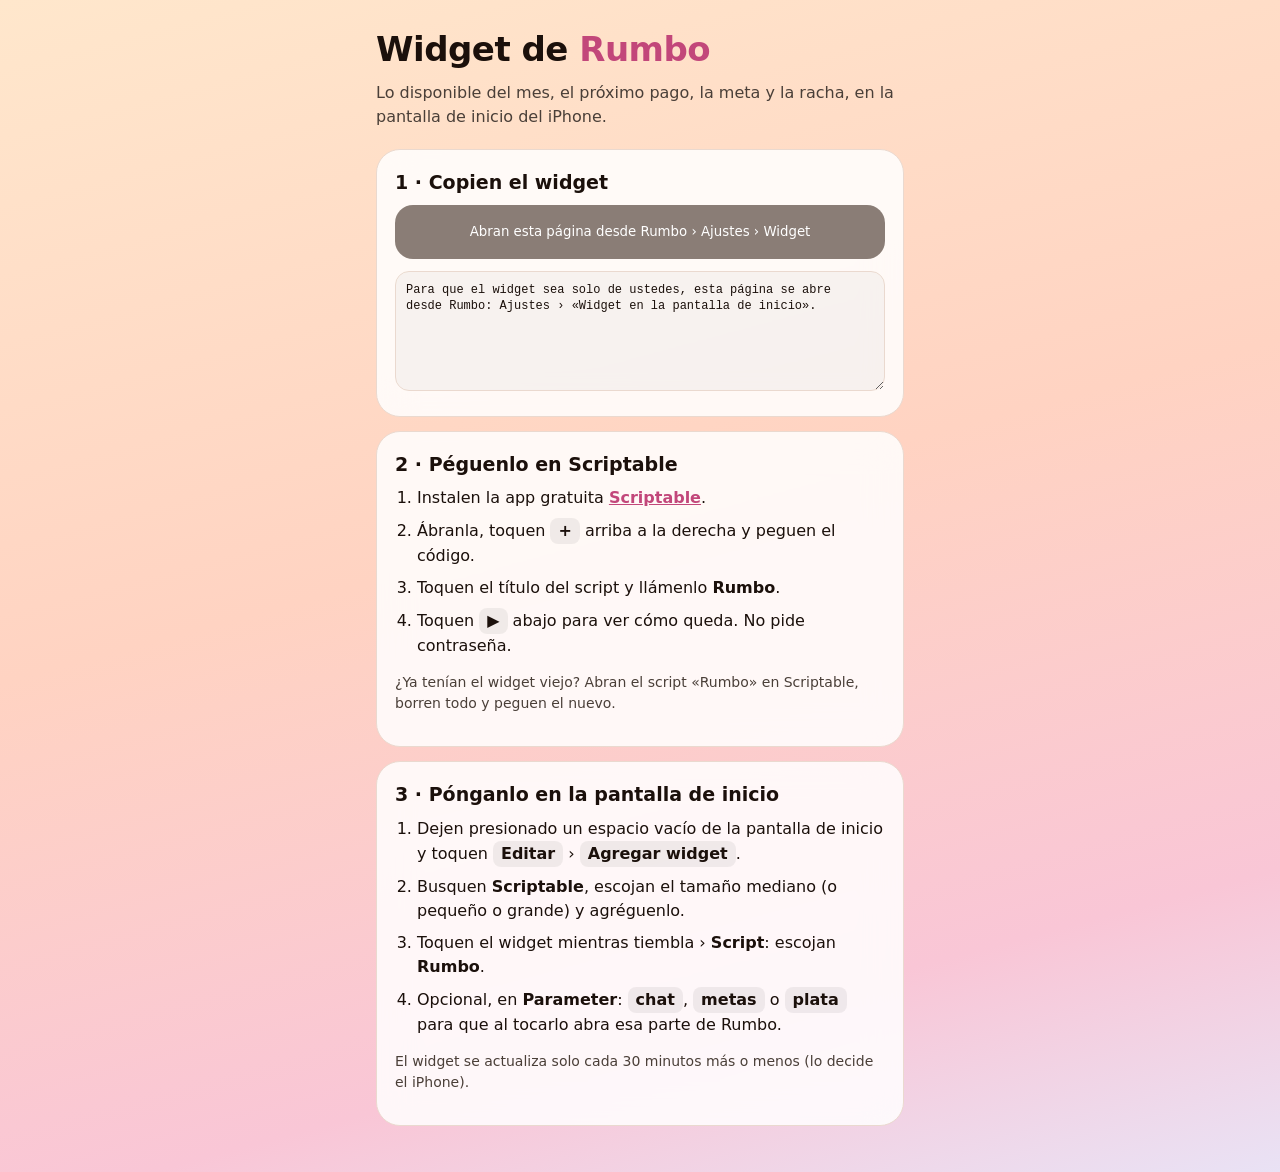
<file: widget.html>
<!doctype html>
<html lang="es">
<head>
<meta charset="utf-8">
<meta name="viewport" content="width=device-width, initial-scale=1, viewport-fit=cover">
<title>Widget de Rumbo</title>
<meta name="theme-color" content="#FFE7CC">
<style>
:root{--fg:#1B100B;--muted:#4A3F38;--a1:#9A3F1E;--a3:#C2477A;--card:#FFFFFFD9;--line:#EAD9CF}
@media (prefers-color-scheme:dark){:root:not([data-theme="light"]){--fg:#FFF;--muted:#CBD5EA;--card:#151C33E6;--line:#2A3355}}
:root[data-theme="dark"]{--fg:#FFF;--muted:#CBD5EA;--card:#151C33E6;--line:#2A3355}
*{box-sizing:border-box}
body{margin:0;min-height:100vh;font:16px/1.5 -apple-system,BlinkMacSystemFont,"Inter",system-ui,sans-serif;color:var(--fg);background:linear-gradient(165deg,#FFE7CC,#FFD3C2 45%,#F9C6D6 80%,#E9E2F5)}
@media (prefers-color-scheme:dark){body{background:linear-gradient(165deg,#1E2160,#3B2E7A 60%,#5B2A6E)}}
main{max-width:560px;margin:0 auto;padding:calc(24px + env(safe-area-inset-top,0px)) 16px calc(32px + env(safe-area-inset-bottom,0px))}
h1{margin:0;font-size:34px;letter-spacing:-.5px}
h1 span{color:var(--a3)}
.sub{margin:6px 0 20px;color:var(--muted)}
.card{background:var(--card);border:1px solid var(--line);border-radius:24px;padding:18px;margin-bottom:14px;backdrop-filter:blur(18px)}
ol{margin:0;padding-left:22px}li{margin:8px 0}
b.k{display:inline-block;padding:1px 8px;border-radius:8px;background:#0000000F}
button:disabled{background:#8a7d76}button{width:100%;min-height:54px;border:0;border-radius:18px;background:var(--a1);color:#fff;font:700 17px inherit;font-family:inherit;cursor:pointer}
button.ok{background:#2E8B6A}
a{color:var(--a3);font-weight:700}
textarea{width:100%;height:120px;margin-top:12px;border-radius:14px;border:1px solid var(--line);padding:10px;font:12px/1.4 ui-monospace,Menlo,monospace;background:#00000008;color:var(--fg)}
.nota{font-size:14px;color:var(--muted)}
</style>
</head>
<body>
<main>
  <h1>Widget de <span>Rumbo</span></h1>
  <p class="sub">Lo disponible del mes, el próximo pago, la meta y la racha, en la pantalla de inicio del iPhone.</p>

  <section class="card">
    <h2 style="margin:0 0 8px;font-size:19px">1 · Copien el widget</h2>
    <button id="copiar" type="button">Copiar el código del widget</button>
    <textarea id="codigo" readonly aria-label="Código del widget">Cargando…</textarea>
  </section>

  <section class="card">
    <h2 style="margin:0 0 8px;font-size:19px">2 · Péguenlo en Scriptable</h2>
    <ol>
      <li>Instalen la app gratuita <a href="https://apps.apple.com/app/scriptable/id1405459188">Scriptable</a>.</li>
      <li>Ábranla, toquen <b class="k">+</b> arriba a la derecha y peguen el código.</li>
      <li>Toquen el título del script y llámenlo <b>Rumbo</b>.</li>
      <li>Toquen <b class="k">▶</b> abajo para ver cómo queda. No pide contraseña.</li>
    </ol>
    <p class="nota">¿Ya tenían el widget viejo? Abran el script «Rumbo» en Scriptable, borren todo y peguen el nuevo.</p>
  </section>

  <section class="card">
    <h2 style="margin:0 0 8px;font-size:19px">3 · Pónganlo en la pantalla de inicio</h2>
    <ol>
      <li>Dejen presionado un espacio vacío de la pantalla de inicio y toquen <b class="k">Editar</b> › <b class="k">Agregar widget</b>.</li>
      <li>Busquen <b>Scriptable</b>, escojan el tamaño mediano (o pequeño o grande) y agréguenlo.</li>
      <li>Toquen el widget mientras tiembla › <b>Script</b>: escojan <b>Rumbo</b>.</li>
      <li>Opcional, en <b>Parameter</b>: <b class="k">chat</b>, <b class="k">metas</b> o <b class="k">plata</b> para que al tocarlo abra esa parte de Rumbo.</li>
    </ol>
    <p class="nota">El widget se actualiza solo cada 30 minutos más o menos (lo decide el iPhone).</p>
  </section>
</main>
<script>
  const t = document.getElementById('codigo'), b = document.getElementById('copiar');
  // El enlace secreto llega desde Rumbo (Ajustes › Widget) en la dirección: widget.html#t=…
  const tok = (location.hash.match(/t=([a-f0-9]{32})/) || [])[1] || '';
  if (!tok) { b.disabled = true; b.textContent = 'Abran esta página desde Rumbo › Ajustes › Widget'; t.value = 'Para que el widget sea solo de ustedes, esta página se abre desde Rumbo: Ajustes › «Widget en la pantalla de inicio».'; }
  else fetch('widget-rumbo.js', {cache: 'no-cache'}).then(r => r.text()).then(s => { t.value = s.replace('__TOKEN__', tok); }).catch(() => { t.value = 'No se pudo cargar el código. Revisen el internet y recarguen.'; });
  history.replaceState(null, '', location.pathname); // que el enlace secreto no quede a la vista
  b.addEventListener('click', async () => {
    try { await navigator.clipboard.writeText(t.value); } catch (e) { t.focus(); t.select(); document.execCommand('copy'); }
    b.textContent = 'Copiado: ahora péguenlo en Scriptable'; b.classList.add('ok');
  });
</script>
</body>
</html>
</file>
